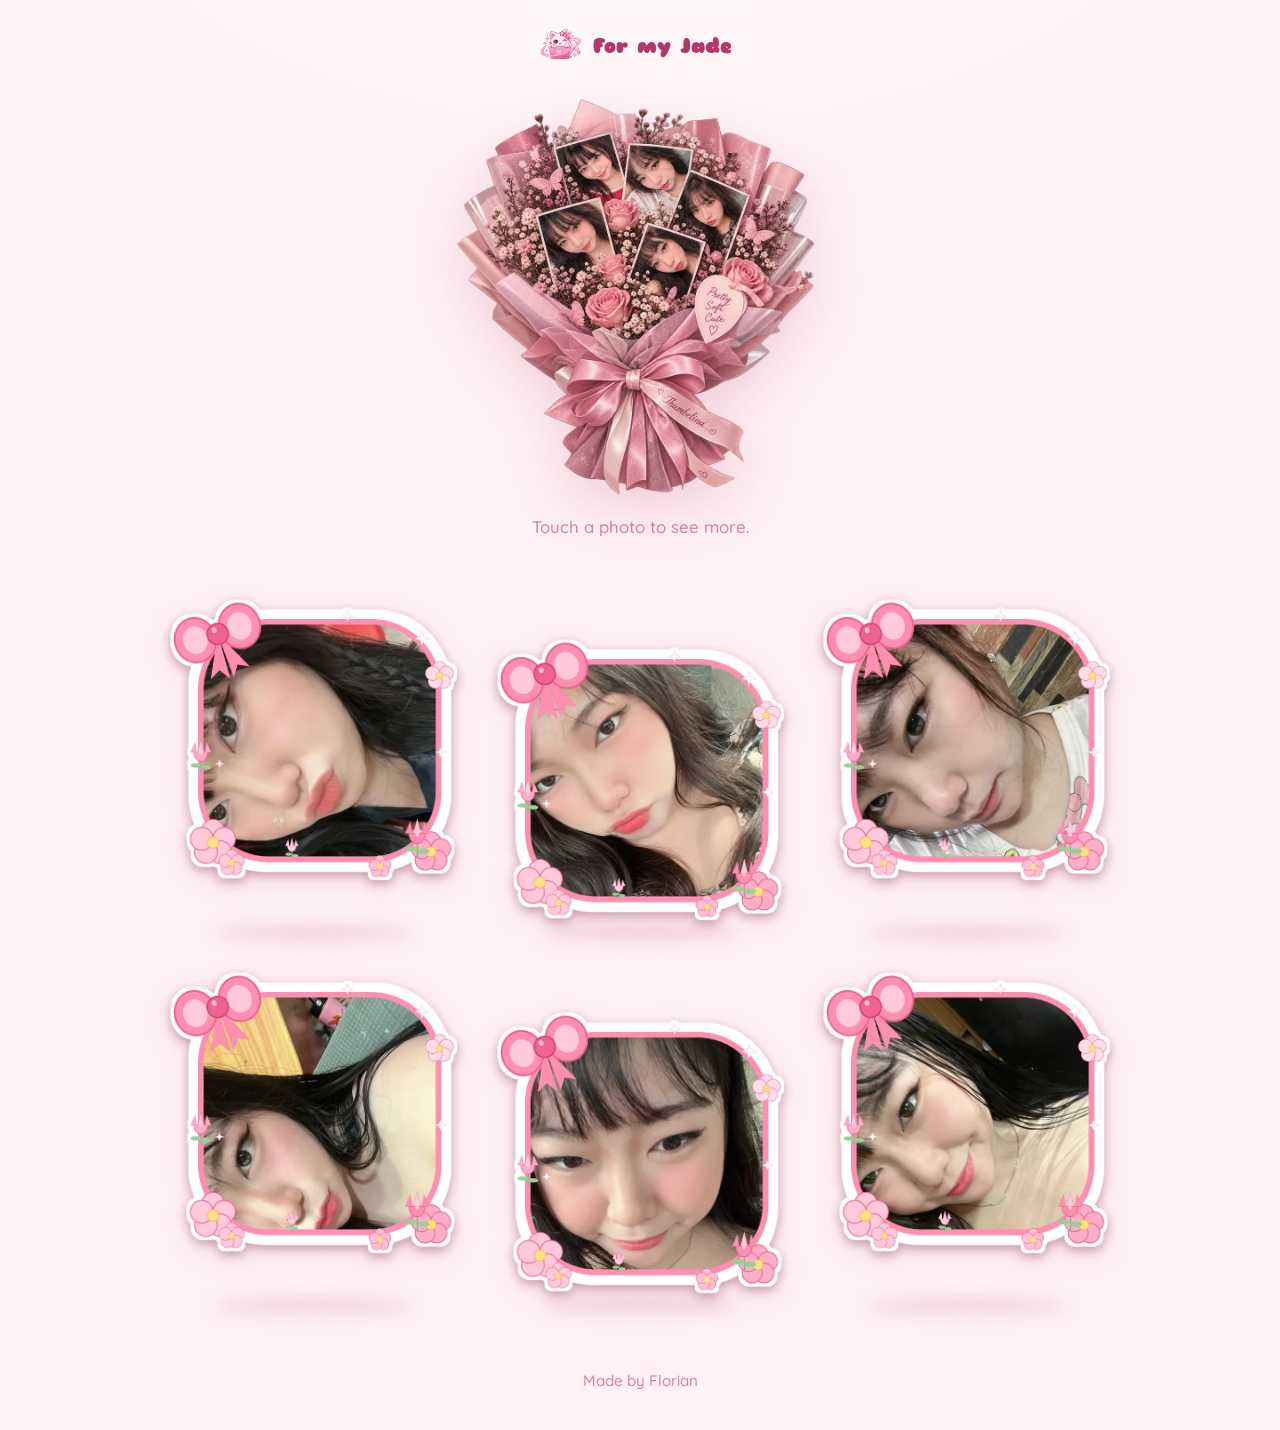
<file: index.html>
<!DOCTYPE html>
<html lang="en">
<head>
  <meta charset="UTF-8">
  <meta name="viewport" content="width=device-width, initial-scale=1, viewport-fit=cover">
  <title>For my beautiful Jade</title>
  <meta name="description" content="Pretty, soft, cute. A little photo gallery.">
  <meta name="theme-color" content="#fff0f4">

  <!-- Website logo as the site icon -->
  <link rel="icon" href="thumbelina-gallery/thumbelina-gallery/assets/favicon.ico" sizes="any">
  <link rel="icon" type="image/png" sizes="32x32" href="thumbelina-gallery/thumbelina-gallery/assets/favicon-32.png">
  <link rel="icon" type="image/png" sizes="192x192" href="thumbelina-gallery/thumbelina-gallery/assets/favicon-192.png">
  <link rel="apple-touch-icon" href="thumbelina-gallery/thumbelina-gallery/assets/apple-touch-icon.png">

  <meta property="og:title" content="Thumbelina">
  <meta property="og:description" content="Pretty, soft, cute.">
  <meta property="og:image" content="thumbelina-gallery/thumbelina-gallery/assets/bouquet.webp">

  <link rel="preconnect" href="https://fonts.googleapis.com">
  <link rel="preconnect" href="https://fonts.gstatic.com" crossorigin>
  <link href="https://fonts.googleapis.com/css2?family=Sniglet:wght@400;800&family=Quicksand:wght@500;600&display=swap" rel="stylesheet">
  <link rel="stylesheet" href="style.css">
</head>
<body>
  <header class="top">
    <a class="brand" href="#" aria-label="Thumbelina home">
      <img src="thumbelina-gallery/thumbelina-gallery/assets/logo.webp" alt="" width="44" height="44">
      <span>For my Jade</span>
    </a>
  </header>

  <main>
    <section class="hero">
      <img class="hero__img" src="thumbelina-gallery/thumbelina-gallery/assets/bouquet.webp" alt="A pink bouquet of photo cards tied with a Thumbelina ribbon" width="900" height="900">
      <h1></h1>
      <p>Touch a photo to see more.</p>
    </section>

    <section class="gallery" aria-label="Photo gallery">
      <figure class="card" data-message="I love you to the moon and back"><div class="card__lift"><img src="thumbelina-gallery/thumbelina-gallery/assets/sticker1.webp" alt="Photo 1" width="661" height="649" loading="lazy" draggable="false"></div><span class="card__shadow"></span><span class="card__message" role="status" aria-live="polite" aria-atomic="true"></span></figure>
      <figure class="card" data-message="You make my heart feel at home"><div class="card__lift"><img src="thumbelina-gallery/thumbelina-gallery/assets/sticker2.webp" alt="Photo 2" width="661" height="649" loading="lazy" draggable="false"></div><span class="card__shadow"></span><span class="card__message" role="status" aria-live="polite" aria-atomic="true"></span></figure>
      <figure class="card" data-message="You're my favorite person, always"><div class="card__lift"><img src="thumbelina-gallery/thumbelina-gallery/assets/sticker3.webp" alt="Photo 3" width="661" height="649" loading="lazy" draggable="false"></div><span class="card__shadow"></span><span class="card__message" role="status" aria-live="polite" aria-atomic="true"></span></figure>
      <figure class="card" data-message="You make every day sweeter"><div class="card__lift"><img src="thumbelina-gallery/thumbelina-gallery/assets/sticker4.webp" alt="Photo 4" width="661" height="649" loading="lazy" draggable="false"></div><span class="card__shadow"></span><span class="card__message" role="status" aria-live="polite" aria-atomic="true"></span></figure>
      <figure class="card" data-message="I'd choose you every time"><div class="card__lift"><img src="thumbelina-gallery/thumbelina-gallery/assets/sticker5.webp" alt="Photo 5" width="661" height="649" loading="lazy" draggable="false"></div><span class="card__shadow"></span><span class="card__message" role="status" aria-live="polite" aria-atomic="true"></span></figure>
      <figure class="card" data-message="You are my happy place"><div class="card__lift"><img src="thumbelina-gallery/thumbelina-gallery/assets/sticker6.webp" alt="Photo 6" width="661" height="649" loading="lazy" draggable="false"></div><span class="card__shadow"></span><span class="card__message" role="status" aria-live="polite" aria-atomic="true"></span></figure>
    </section>
  </main>

  <footer>Made by Florian</footer>
  <script src="script.js"></script>
</body>
</html>
</file>
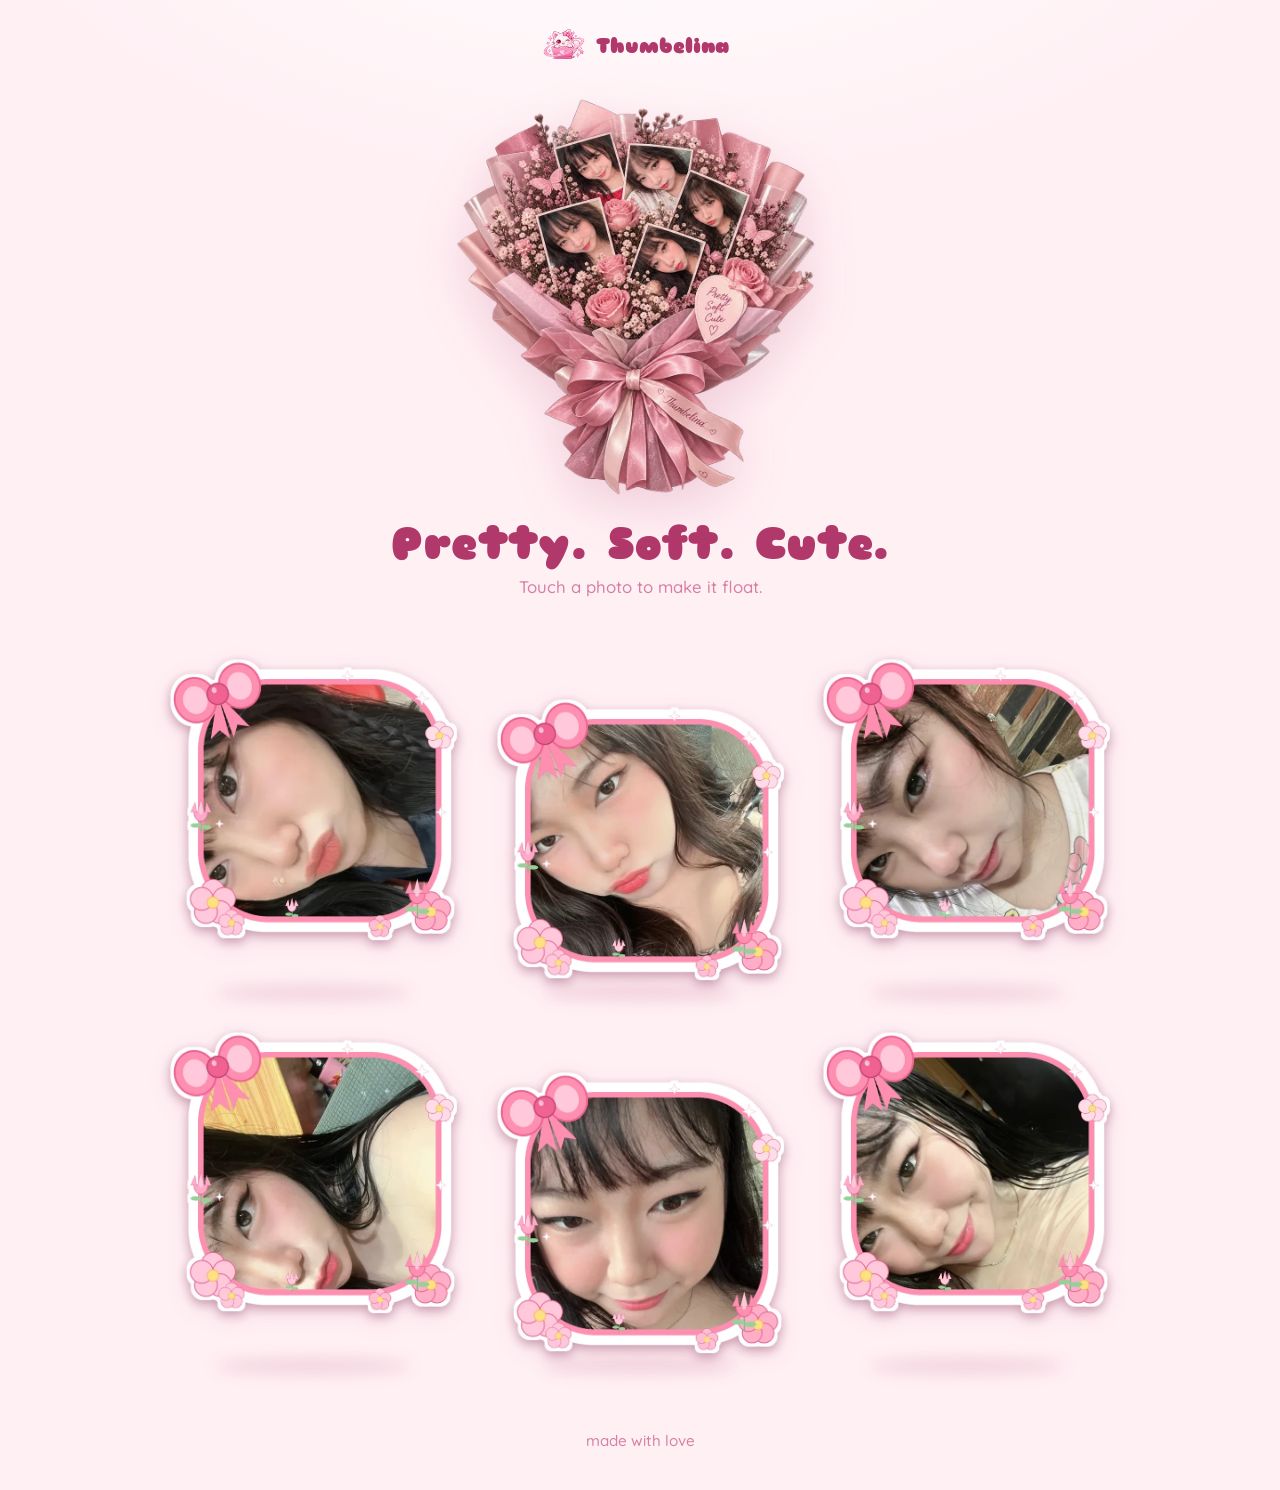
<file: thumbelina-gallery/thumbelina-gallery/index.html>
<!DOCTYPE html>
<html lang="en">
<head>
  <meta charset="UTF-8">
  <meta name="viewport" content="width=device-width, initial-scale=1, viewport-fit=cover">
  <title>Thumbelina</title>
  <meta name="description" content="Pretty, soft, cute. A little photo gallery.">
  <meta name="theme-color" content="#fff0f4">

  <!-- Website logo as the site icon -->
  <link rel="icon" href="assets/favicon.ico" sizes="any">
  <link rel="icon" type="image/png" sizes="32x32" href="assets/favicon-32.png">
  <link rel="icon" type="image/png" sizes="192x192" href="assets/favicon-192.png">
  <link rel="apple-touch-icon" href="assets/apple-touch-icon.png">

  <meta property="og:title" content="Thumbelina">
  <meta property="og:description" content="Pretty, soft, cute.">
  <meta property="og:image" content="assets/bouquet.webp">

  <link rel="preconnect" href="https://fonts.googleapis.com">
  <link rel="preconnect" href="https://fonts.gstatic.com" crossorigin>
  <link href="https://fonts.googleapis.com/css2?family=Sniglet:wght@400;800&family=Quicksand:wght@500;600&display=swap" rel="stylesheet">
  <link rel="stylesheet" href="style.css">
</head>
<body>
  <header class="top">
    <a class="brand" href="#" aria-label="Thumbelina home">
      <img src="assets/logo.webp" alt="" width="44" height="44">
      <span>Thumbelina</span>
    </a>
  </header>

  <main>
    <section class="hero">
      <img class="hero__img" src="assets/bouquet.webp" alt="A pink bouquet of photo cards tied with a Thumbelina ribbon" width="900" height="900">
      <h1>Pretty. Soft. Cute.</h1>
      <p>Touch a photo to make it float.</p>
    </section>

    <section class="gallery" aria-label="Photo gallery">
      <figure class="card"><div class="card__lift"><img src="assets/sticker1.webp" alt="Photo 1" width="661" height="649" loading="lazy" draggable="false"></div><span class="card__shadow"></span></figure>
      <figure class="card"><div class="card__lift"><img src="assets/sticker2.webp" alt="Photo 2" width="661" height="649" loading="lazy" draggable="false"></div><span class="card__shadow"></span></figure>
      <figure class="card"><div class="card__lift"><img src="assets/sticker3.webp" alt="Photo 3" width="661" height="649" loading="lazy" draggable="false"></div><span class="card__shadow"></span></figure>
      <figure class="card"><div class="card__lift"><img src="assets/sticker4.webp" alt="Photo 4" width="661" height="649" loading="lazy" draggable="false"></div><span class="card__shadow"></span></figure>
      <figure class="card"><div class="card__lift"><img src="assets/sticker5.webp" alt="Photo 5" width="661" height="649" loading="lazy" draggable="false"></div><span class="card__shadow"></span></figure>
      <figure class="card"><div class="card__lift"><img src="assets/sticker6.webp" alt="Photo 6" width="661" height="649" loading="lazy" draggable="false"></div><span class="card__shadow"></span></figure>
    </section>
  </main>

  <footer>made with love</footer>
  <script src="script.js"></script>
</body>
</html>
</file>
<file: style.css>
:root {
  --bg: #fff0f4;
  --bg-deep: #ffe0ea;
  --ink: #b0386a;
  --ink-soft: #d77fa3;
  --shadow: 176, 56, 106;
  --font-display: "Sniglet", "Trebuchet MS", sans-serif;
  --font-body: "Quicksand", "Segoe UI", sans-serif;
}

*, *::before, *::after { box-sizing: border-box; }

html { -webkit-text-size-adjust: 100%; }

body {
  margin: 0;
  min-height: 100vh;
  background:
    radial-gradient(60rem 30rem at 50% -10%, #fff 0%, transparent 70%),
    var(--bg);
  color: var(--ink);
  font-family: var(--font-body);
  font-weight: 500;
  -webkit-tap-highlight-color: transparent;
  padding: env(safe-area-inset-top) env(safe-area-inset-right) env(safe-area-inset-bottom) env(safe-area-inset-left);
}

/* ---------- header ---------- */
.top {
  display: flex;
  justify-content: center;
  padding: 1.25rem 1rem 0;
}
.brand {
  display: inline-flex;
  align-items: center;
  gap: .6rem;
  color: var(--ink);
  text-decoration: none;
  font-family: var(--font-display);
  font-weight: 800;
  font-size: 1.25rem;
  border-radius: 999px;
  padding: .25rem .9rem .25rem .3rem;
}
.brand img { width: 44px; height: 44px; object-fit: contain; }
.brand:focus-visible { outline: 3px solid var(--ink-soft); outline-offset: 3px; }

/* ---------- hero ---------- */
.hero {
  text-align: center;
  padding: 1.5rem 1.25rem 2.5rem;
}
.hero__img {
  width: min(78vw, 400px);
  height: auto;
  filter: drop-shadow(0 18px 24px rgba(var(--shadow), .18));
  animation: sway 6s ease-in-out infinite;
}
.hero h1 {
  margin: 1rem 0 .25rem;
  font-family: var(--font-display);
  font-weight: 800;
  font-size: clamp(1.9rem, 6vw, 2.8rem);
  letter-spacing: .01em;
}
.hero p {
  margin: 0;
  color: var(--ink-soft);
  font-size: 1.05rem;
}

@keyframes sway {
  0%, 100% { transform: translateY(0) rotate(-1.2deg); }
  50%      { transform: translateY(-8px) rotate(1.2deg); }
}

/* ---------- gallery ---------- */
.gallery {
  max-width: 1000px;
  margin: 0 auto;
  padding: 1rem 1.25rem 4rem;
  display: grid;
  grid-template-columns: repeat(3, 1fr);
  gap: 2rem 1.25rem;
}
.card:nth-child(3n + 2) { margin-top: 2.5rem; }

.card {
  margin: 0;
  position: relative;
  perspective: 700px;
  touch-action: pan-y;          /* vertical scrolling still works on touch */
  cursor: grab;
  user-select: none;
  -webkit-user-select: none;
  -webkit-touch-callout: none;
}

.card__lift {
  --rx: 0deg;
  --ry: 0deg;
  position: relative;
  z-index: 1;
  transform: translateY(0) rotateX(var(--rx)) rotateY(var(--ry)) scale(1);
  transition: transform .5s cubic-bezier(.34, 1.56, .64, 1);
  will-change: transform;
}
.card__lift img {
  display: block;
  width: 100%;
  height: auto;
  pointer-events: none;
  filter: drop-shadow(0 6px 10px rgba(var(--shadow), .14));
  transition: filter .4s ease;
}

/* soft ground shadow that shrinks when the photo lifts */
.card__shadow {
  position: absolute;
  left: 18%; right: 18%;
  bottom: -6px;
  height: 14px;
  border-radius: 50%;
  background: rgba(var(--shadow), .18);
  filter: blur(8px);
  transition: transform .5s ease, opacity .5s ease;
}

.card__message {
  position: absolute;
  z-index: 2;
  top: 0;
  left: 50%;
  width: max-content;
  max-width: min(11rem, calc(100vw - 2rem));
  padding: .55rem .8rem;
  border: 1px solid #f4c5d5;
  border-radius: 12px;
  background: #fff;
  box-shadow: 0 6px 18px rgba(var(--shadow), .18);
  color: var(--ink);
  font-family: var(--font-display);
  font-size: .9rem;
  line-height: 1.25;
  text-align: center;
  opacity: 0;
  pointer-events: none;
  transform: translate(-50%, -115%) scale(.9);
  transition: opacity .18s ease, transform .18s ease;
}
.card.is-loved .card__message {
  opacity: 1;
  transform: translate(-50%, -125%) scale(1);
}

/* ---------- floating state (hover on mouse, press on touch) ---------- */
.card.is-floating { cursor: grabbing; }
.card.is-floating .card__lift {
  transform: translateY(-18px) rotateX(var(--rx)) rotateY(var(--ry)) scale(1.07);
  transition: transform .18s ease-out;
  animation: bob 2.6s ease-in-out .2s infinite;
}
.card.is-floating .card__lift img {
  filter: drop-shadow(0 22px 22px rgba(var(--shadow), .28));
}
.card.is-floating .card__shadow {
  transform: scale(.7);
  opacity: .55;
}

@keyframes bob {
  0%, 100% { translate: 0 0; }
  50%      { translate: 0 -8px; }
}

/* ---------- footer ---------- */
footer {
  text-align: center;
  padding: 0 1rem 2.5rem;
  color: var(--ink-soft);
  font-size: .95rem;
}

/* ---------- responsive ---------- */
@media (max-width: 720px) {
  .gallery {
    grid-template-columns: repeat(2, 1fr);
    gap: 1.75rem 1rem;
    padding-inline: 1rem;
  }
  .card:nth-child(3n + 2) { margin-top: 0; }
  .card:nth-child(even)   { margin-top: 2rem; }
}

@media (prefers-reduced-motion: reduce) {
  .hero__img { animation: none; }
  .card.is-floating .card__lift { animation: none; }
  .card__message { transition: none; }
}
</file>
<file: thumbelina-gallery/thumbelina-gallery/style.css>
:root {
  --bg: #fff0f4;
  --bg-deep: #ffe0ea;
  --ink: #b0386a;
  --ink-soft: #d77fa3;
  --shadow: 176, 56, 106;
  --font-display: "Sniglet", "Trebuchet MS", sans-serif;
  --font-body: "Quicksand", "Segoe UI", sans-serif;
}

*, *::before, *::after { box-sizing: border-box; }

html { -webkit-text-size-adjust: 100%; }

body {
  margin: 0;
  min-height: 100vh;
  background:
    radial-gradient(60rem 30rem at 50% -10%, #fff 0%, transparent 70%),
    var(--bg);
  color: var(--ink);
  font-family: var(--font-body);
  font-weight: 500;
  -webkit-tap-highlight-color: transparent;
  padding: env(safe-area-inset-top) env(safe-area-inset-right) env(safe-area-inset-bottom) env(safe-area-inset-left);
}

/* ---------- header ---------- */
.top {
  display: flex;
  justify-content: center;
  padding: 1.25rem 1rem 0;
}
.brand {
  display: inline-flex;
  align-items: center;
  gap: .6rem;
  color: var(--ink);
  text-decoration: none;
  font-family: var(--font-display);
  font-weight: 800;
  font-size: 1.25rem;
  border-radius: 999px;
  padding: .25rem .9rem .25rem .3rem;
}
.brand img { width: 44px; height: 44px; object-fit: contain; }
.brand:focus-visible { outline: 3px solid var(--ink-soft); outline-offset: 3px; }

/* ---------- hero ---------- */
.hero {
  text-align: center;
  padding: 1.5rem 1.25rem 2.5rem;
}
.hero__img {
  width: min(78vw, 400px);
  height: auto;
  filter: drop-shadow(0 18px 24px rgba(var(--shadow), .18));
  animation: sway 6s ease-in-out infinite;
}
.hero h1 {
  margin: 1rem 0 .25rem;
  font-family: var(--font-display);
  font-weight: 800;
  font-size: clamp(1.9rem, 6vw, 2.8rem);
  letter-spacing: .01em;
}
.hero p {
  margin: 0;
  color: var(--ink-soft);
  font-size: 1.05rem;
}

@keyframes sway {
  0%, 100% { transform: translateY(0) rotate(-1.2deg); }
  50%      { transform: translateY(-8px) rotate(1.2deg); }
}

/* ---------- gallery ---------- */
.gallery {
  max-width: 1000px;
  margin: 0 auto;
  padding: 1rem 1.25rem 4rem;
  display: grid;
  grid-template-columns: repeat(3, 1fr);
  gap: 2rem 1.25rem;
}
.card:nth-child(3n + 2) { margin-top: 2.5rem; }

.card {
  margin: 0;
  position: relative;
  perspective: 700px;
  touch-action: pan-y;          /* vertical scrolling still works on touch */
  cursor: grab;
  user-select: none;
  -webkit-user-select: none;
  -webkit-touch-callout: none;
}

.card__lift {
  --rx: 0deg;
  --ry: 0deg;
  position: relative;
  z-index: 1;
  transform: translateY(0) rotateX(var(--rx)) rotateY(var(--ry)) scale(1);
  transition: transform .5s cubic-bezier(.34, 1.56, .64, 1);
  will-change: transform;
}
.card__lift img {
  display: block;
  width: 100%;
  height: auto;
  pointer-events: none;
  filter: drop-shadow(0 6px 10px rgba(var(--shadow), .14));
  transition: filter .4s ease;
}

/* soft ground shadow that shrinks when the photo lifts */
.card__shadow {
  position: absolute;
  left: 18%; right: 18%;
  bottom: -6px;
  height: 14px;
  border-radius: 50%;
  background: rgba(var(--shadow), .18);
  filter: blur(8px);
  transition: transform .5s ease, opacity .5s ease;
}

/* ---------- floating state (hover on mouse, press on touch) ---------- */
.card.is-floating { cursor: grabbing; }
.card.is-floating .card__lift {
  transform: translateY(-18px) rotateX(var(--rx)) rotateY(var(--ry)) scale(1.07);
  transition: transform .18s ease-out;
  animation: bob 2.6s ease-in-out .2s infinite;
}
.card.is-floating .card__lift img {
  filter: drop-shadow(0 22px 22px rgba(var(--shadow), .28));
}
.card.is-floating .card__shadow {
  transform: scale(.7);
  opacity: .55;
}

@keyframes bob {
  0%, 100% { translate: 0 0; }
  50%      { translate: 0 -8px; }
}

/* ---------- footer ---------- */
footer {
  text-align: center;
  padding: 0 1rem 2.5rem;
  color: var(--ink-soft);
  font-size: .95rem;
}

/* ---------- responsive ---------- */
@media (max-width: 720px) {
  .gallery {
    grid-template-columns: repeat(2, 1fr);
    gap: 1.75rem 1rem;
    padding-inline: 1rem;
  }
  .card:nth-child(3n + 2) { margin-top: 0; }
  .card:nth-child(even)   { margin-top: 2rem; }
}

@media (prefers-reduced-motion: reduce) {
  .hero__img { animation: none; }
  .card.is-floating .card__lift { animation: none; }
}
</file>
